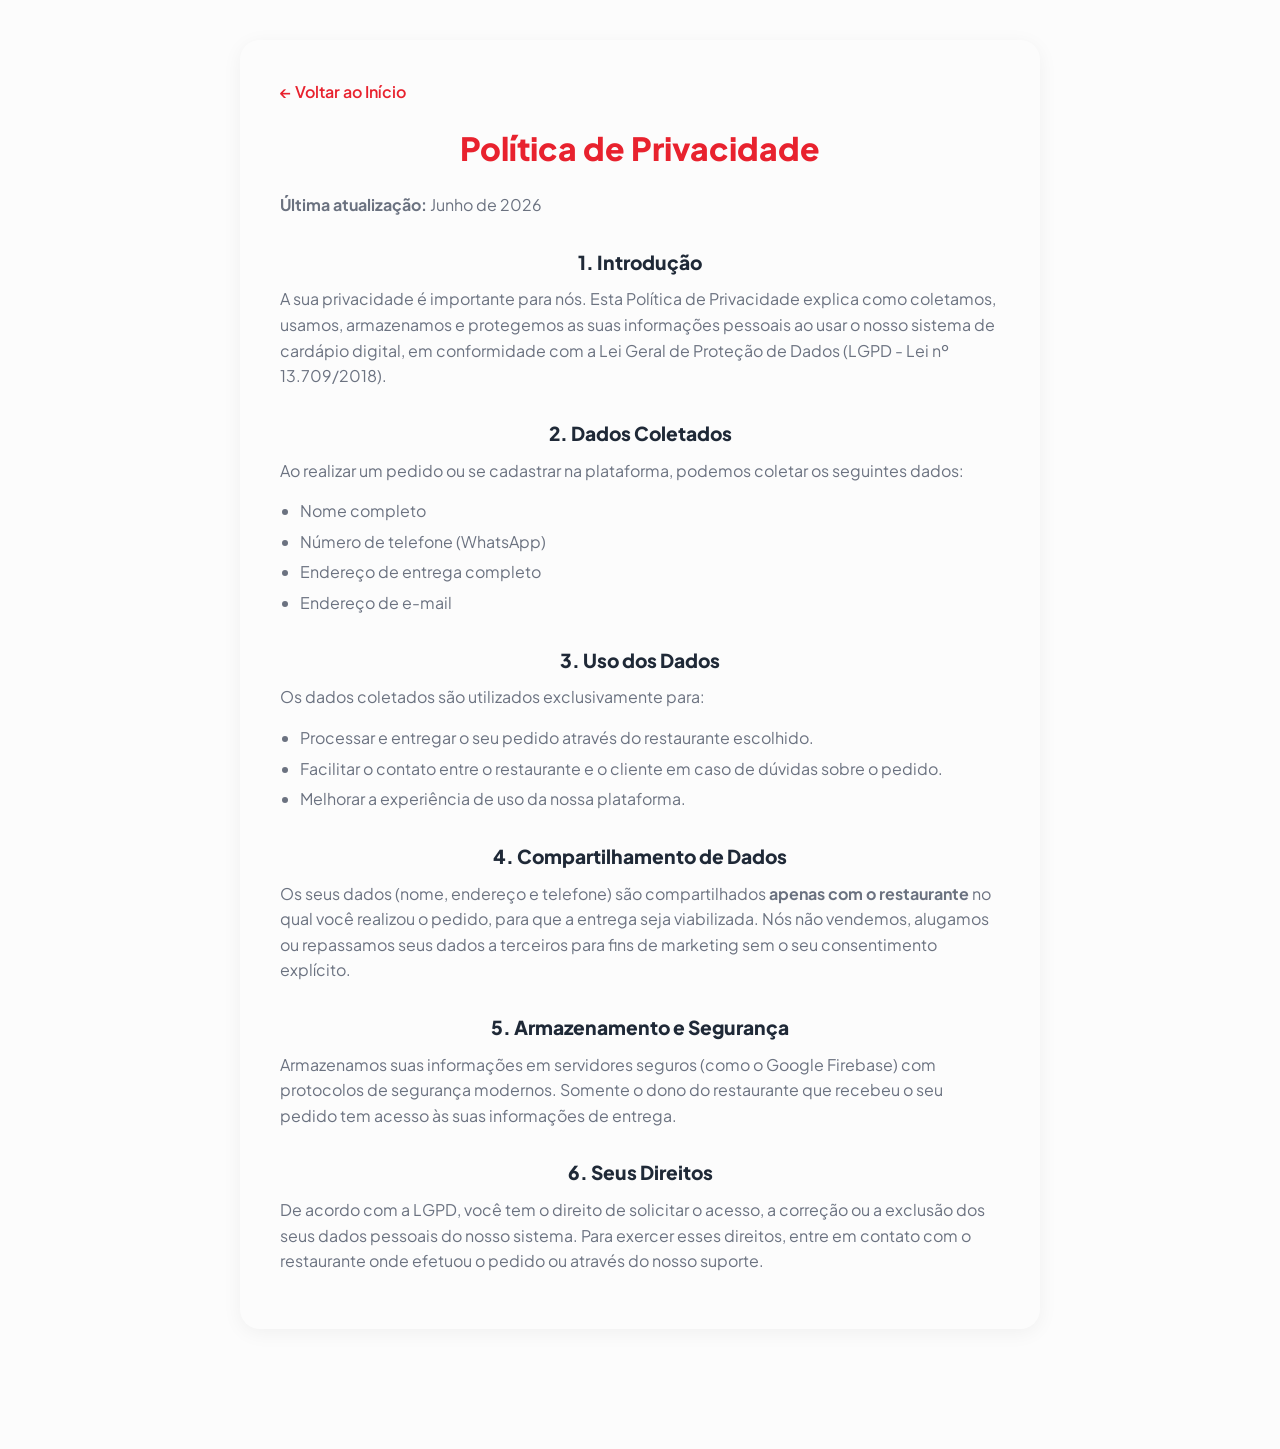
<file: privacidade.html>
<!DOCTYPE html>
<html lang="pt-BR">
<head>
    <meta charset="UTF-8">
    <meta name="viewport" content="width=device-width, initial-scale=1.0">
    <title>Política de Privacidade</title>
    <link rel="stylesheet" href="style.css">
    <link href="https://fonts.googleapis.com/css2?family=Plus+Jakarta+Sans:wght@400;500;600;700;800&display=swap" rel="stylesheet">
    <style>
        .legal-container {
            max-width: 800px;
            margin: 40px auto;
            padding: 40px;
            background: var(--surface-color);
            border-radius: 20px;
            box-shadow: 0 4px 20px rgba(0,0,0,0.05);
            color: var(--text-color);
        }
        .legal-container h1 { margin-bottom: 20px; color: var(--primary-color); }
        .legal-container h2 { margin-top: 30px; margin-bottom: 10px; font-size: 1.2rem; }
        .legal-container p, .legal-container ul { margin-bottom: 15px; line-height: 1.6; color: var(--text-muted); }
        .legal-container li { margin-bottom: 5px; margin-left: 20px; }
        .back-btn {
            display: inline-block;
            margin-bottom: 20px;
            color: var(--primary-color);
            text-decoration: none;
            font-weight: 600;
        }
        .back-btn:hover { text-decoration: underline; }
    </style>
</head>
<body>
    <div class="legal-container">
        <a href="index.html" class="back-btn">&larr; Voltar ao Início</a>
        <h1>Política de Privacidade</h1>
        <p><strong>Última atualização:</strong> Junho de 2026</p>

        <h2>1. Introdução</h2>
        <p>A sua privacidade é importante para nós. Esta Política de Privacidade explica como coletamos, usamos, armazenamos e protegemos as suas informações pessoais ao usar o nosso sistema de cardápio digital, em conformidade com a Lei Geral de Proteção de Dados (LGPD - Lei nº 13.709/2018).</p>

        <h2>2. Dados Coletados</h2>
        <p>Ao realizar um pedido ou se cadastrar na plataforma, podemos coletar os seguintes dados:</p>
        <ul>
            <li>Nome completo</li>
            <li>Número de telefone (WhatsApp)</li>
            <li>Endereço de entrega completo</li>
            <li>Endereço de e-mail</li>
        </ul>

        <h2>3. Uso dos Dados</h2>
        <p>Os dados coletados são utilizados exclusivamente para:</p>
        <ul>
            <li>Processar e entregar o seu pedido através do restaurante escolhido.</li>
            <li>Facilitar o contato entre o restaurante e o cliente em caso de dúvidas sobre o pedido.</li>
            <li>Melhorar a experiência de uso da nossa plataforma.</li>
        </ul>

        <h2>4. Compartilhamento de Dados</h2>
        <p>Os seus dados (nome, endereço e telefone) são compartilhados <strong>apenas com o restaurante</strong> no qual você realizou o pedido, para que a entrega seja viabilizada. Nós não vendemos, alugamos ou repassamos seus dados a terceiros para fins de marketing sem o seu consentimento explícito.</p>

        <h2>5. Armazenamento e Segurança</h2>
        <p>Armazenamos suas informações em servidores seguros (como o Google Firebase) com protocolos de segurança modernos. Somente o dono do restaurante que recebeu o seu pedido tem acesso às suas informações de entrega.</p>

        <h2>6. Seus Direitos</h2>
        <p>De acordo com a LGPD, você tem o direito de solicitar o acesso, a correção ou a exclusão dos seus dados pessoais do nosso sistema. Para exercer esses direitos, entre em contato com o restaurante onde efetuou o pedido ou através do nosso suporte.</p>
    </div>
</body>
</html>
</file>
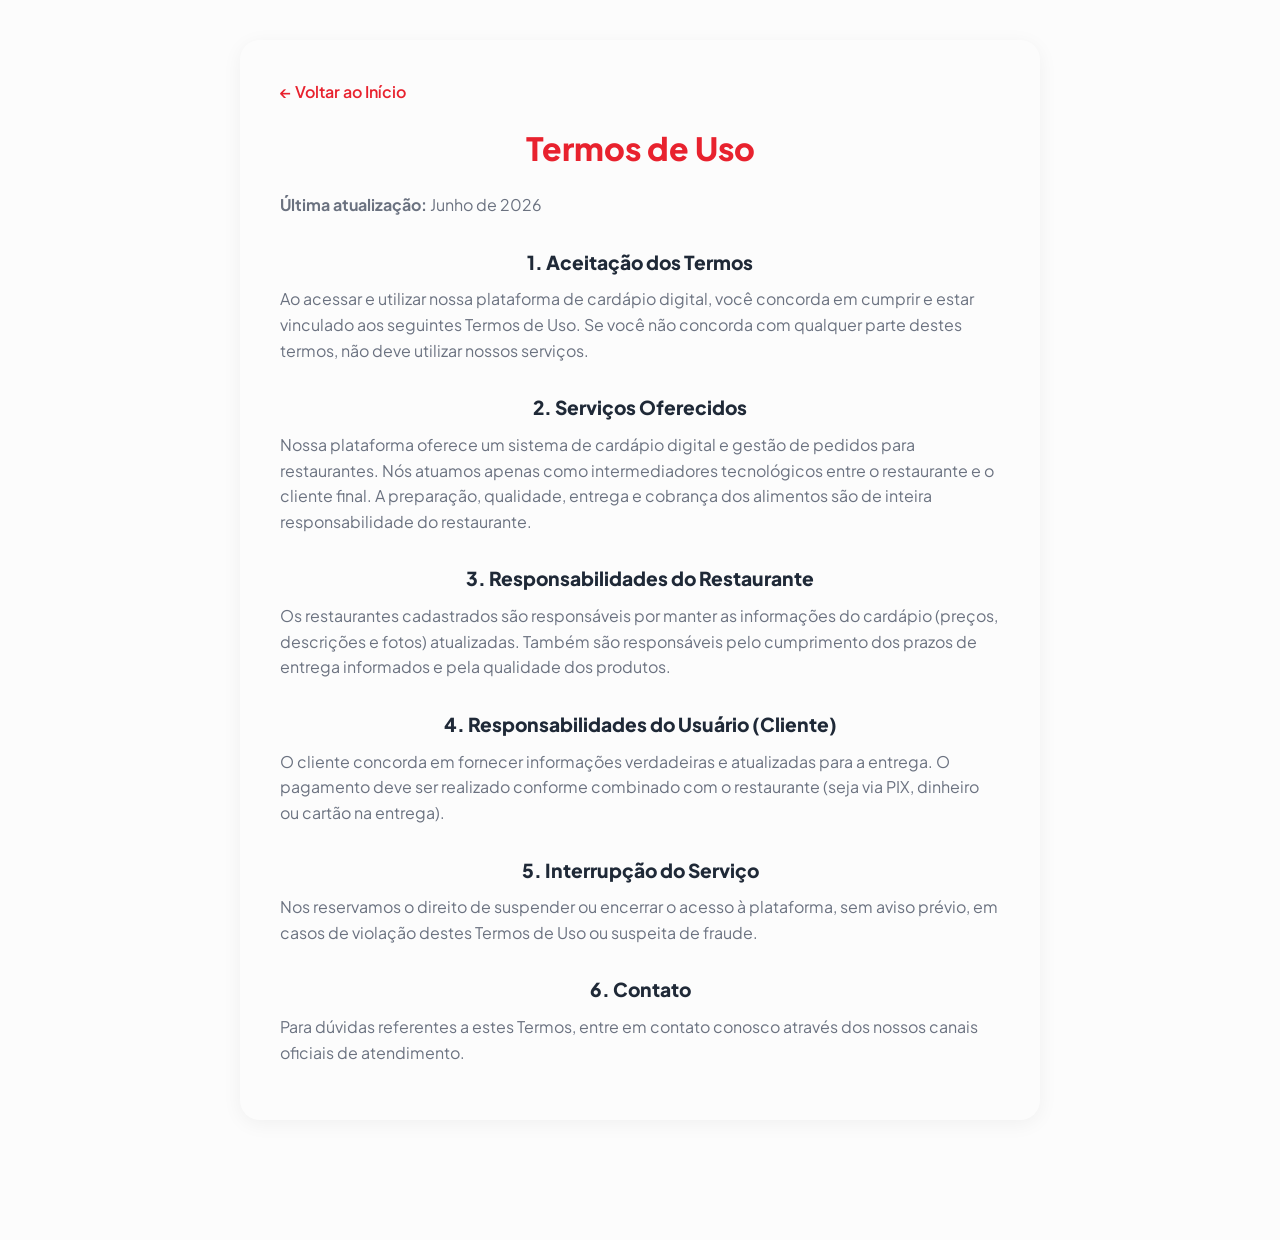
<file: termos.html>
<!DOCTYPE html>
<html lang="pt-BR">
<head>
    <meta charset="UTF-8">
    <meta name="viewport" content="width=device-width, initial-scale=1.0">
    <title>Termos de Uso</title>
    <link rel="stylesheet" href="style.css">
    <link href="https://fonts.googleapis.com/css2?family=Plus+Jakarta+Sans:wght@400;500;600;700;800&display=swap" rel="stylesheet">
    <style>
        .legal-container {
            max-width: 800px;
            margin: 40px auto;
            padding: 40px;
            background: var(--surface-color);
            border-radius: 20px;
            box-shadow: 0 4px 20px rgba(0,0,0,0.05);
            color: var(--text-color);
        }
        .legal-container h1 { margin-bottom: 20px; color: var(--primary-color); }
        .legal-container h2 { margin-top: 30px; margin-bottom: 10px; font-size: 1.2rem; }
        .legal-container p { margin-bottom: 15px; line-height: 1.6; color: var(--text-muted); }
        .back-btn {
            display: inline-block;
            margin-bottom: 20px;
            color: var(--primary-color);
            text-decoration: none;
            font-weight: 600;
        }
        .back-btn:hover { text-decoration: underline; }
    </style>
</head>
<body>
    <div class="legal-container">
        <a href="index.html" class="back-btn">&larr; Voltar ao Início</a>
        <h1>Termos de Uso</h1>
        <p><strong>Última atualização:</strong> Junho de 2026</p>

        <h2>1. Aceitação dos Termos</h2>
        <p>Ao acessar e utilizar nossa plataforma de cardápio digital, você concorda em cumprir e estar vinculado aos seguintes Termos de Uso. Se você não concorda com qualquer parte destes termos, não deve utilizar nossos serviços.</p>

        <h2>2. Serviços Oferecidos</h2>
        <p>Nossa plataforma oferece um sistema de cardápio digital e gestão de pedidos para restaurantes. Nós atuamos apenas como intermediadores tecnológicos entre o restaurante e o cliente final. A preparação, qualidade, entrega e cobrança dos alimentos são de inteira responsabilidade do restaurante.</p>

        <h2>3. Responsabilidades do Restaurante</h2>
        <p>Os restaurantes cadastrados são responsáveis por manter as informações do cardápio (preços, descrições e fotos) atualizadas. Também são responsáveis pelo cumprimento dos prazos de entrega informados e pela qualidade dos produtos.</p>

        <h2>4. Responsabilidades do Usuário (Cliente)</h2>
        <p>O cliente concorda em fornecer informações verdadeiras e atualizadas para a entrega. O pagamento deve ser realizado conforme combinado com o restaurante (seja via PIX, dinheiro ou cartão na entrega).</p>

        <h2>5. Interrupção do Serviço</h2>
        <p>Nos reservamos o direito de suspender ou encerrar o acesso à plataforma, sem aviso prévio, em casos de violação destes Termos de Uso ou suspeita de fraude.</p>

        <h2>6. Contato</h2>
        <p>Para dúvidas referentes a estes Termos, entre em contato conosco através dos nossos canais oficiais de atendimento.</p>
    </div>
</body>
</html>
</file>
<file: style.css>
/* Configurações Globais */
:root {
    --primary-color: #e8222e;
    --primary-hover: #c91822;
    --bg-color: #fcfcfc;
    --card-bg: #FFFFFF;
    --text-main: #1f2937;
    --text-muted: #6b7280;
    --danger: #ef4444;
    --success: #10b981;
    --shadow-sm: 0 1px 3px rgba(0,0,0,0.1);
    --shadow-md: 0 10px 25px -5px rgba(0,0,0,0.1), 0 8px 10px -6px rgba(0,0,0,0.1);
    --radius: 20px;
}

/* Scrollbar Customizada */
::-webkit-scrollbar {
    width: 6px;
    height: 6px;
}
::-webkit-scrollbar-thumb {
    background: #cbd5e1;
    border-radius: 10px;
}

/* Animação de Fade In Global */
@keyframes fadeIn {
    from { opacity: 0; transform: translateY(10px); }
    to { opacity: 1; transform: translateY(0); }
}

/* Removido animação global que causava bugs. Animamos apenas os blocos principais. */
.container, .container-shop, .shop-header, .admin-header, .modal-content { 
    animation: fadeIn 0.6s ease-out; 
}

* {
    box-sizing: border-box;
    margin: 0;
    padding: 0;
}

body {
    font-family: 'Plus Jakarta Sans', 'Inter', system-ui, sans-serif;
    background-color: var(--bg-color);
    color: var(--text-main);
    margin: 0;
    line-height: 1.5; /* Ajuste para melhor leitura */
    /* Impede que o rodapé cubra o conteúdo final */
    padding-bottom: 80px;
}

/* Estilos de bloqueio removidos */
.admin-lock-overlay { display: none !important; }
body.is-locked main, body.is-locked .container, body.is-locked header { filter: none !important; pointer-events: auto !important; }

/* --- Top Nav Dinâmica --- */
.top-nav {
    background: white;
    height: 45px;
    display: flex;
    justify-content: space-between;
    align-items: center;
    padding: 0 20px;
    border-bottom: 1px solid rgba(0,0,0,0.05);
    top: 0;
    z-index: 10000;
    font-size: 0.85rem;
}

.auth-trigger {
    color: var(--text-main);
    font-weight: 700;
    cursor: pointer;
    display: flex;
    align-items: center;
    gap: 6px;
    transition: color 0.2s;
}
.auth-trigger:hover { color: var(--primary-color); }

.top-nav-right {
    display: flex;
    align-items: center;
    gap: 20px;
}

.top-nav-left {
    display: flex;
    align-items: center;
    gap: 10px;
    font-weight: 800;
    color: var(--text-main);
    flex: 1; /* Garante que este lado ocupe o espaço para empurrar a direita */
}

.top-nav-right {
    text-align: right;
    white-space: nowrap;
}
/* --- Modal Auth Custom --- */
.auth-mode-switch {
    display: flex;
    justify-content: center;
    gap: 15px;
    background: #f1f5f9;
    padding: 6px;
    border-radius: 100px;
    margin-bottom: 25px;
}

.auth-mode-btn {
    flex: 1;
    padding: 8px;
    border-radius: 100px;
    border: none;
    cursor: pointer;
    font-weight: 700;
    background: transparent;
    color: var(--text-muted);
    transition: 0.3s;
}
.auth-mode-btn.active {
    background: white;
    color: var(--primary-color);
    box-shadow: var(--shadow-sm);
}

/* Esconde formulário de login se já estiver logado */
.is-logged-in #auth-mode-container,
.is-logged-in #form-auth-inputs { display: none; }

/* --- Splash Screen Criativa --- */
.splash-screen {
    position: fixed;
    inset: 0; height: 100dvh; width: 100vw;
    background: linear-gradient(45deg, var(--primary-color), #991b1b, var(--primary-hover));
    background-size: 200% 200%;
    animation: gradientBG 5s ease infinite;
    z-index: 99999;
    display: flex;
    align-items: center;
    justify-content: center;
    transition: opacity 0.6s cubic-bezier(0.4, 0, 0.2, 1), visibility 0.6s;
}

.splash-screen.hidden {
    opacity: 0;
    visibility: hidden;
}

@keyframes gradientBG {
    0% { background-position: 0% 50%; }
    50% { background-position: 100% 50%; }
    100% { background-position: 0% 50%; }
}

.splash-content {
    text-align: center;
    display: flex;
    flex-direction: column;
    align-items: center;
    gap: 25px;
    animation: splashPop 0.5s cubic-bezier(0.175, 0.885, 0.32, 1.275);
}

@keyframes splashPop {
    from { transform: scale(0.8); opacity: 0; }
    to { transform: scale(1); opacity: 1; }
}

.shop-animate-icon {
    color: white;
    animation: shop-float 2s infinite ease-in-out;
}

.shop-animate-icon svg {
    width: 90px;
    height: 90px;
    filter: drop-shadow(0 12px 20px rgba(0,0,0,0.3));
    animation: heartBeat 1.5s infinite;
}

@keyframes heartBeat {
    0% { transform: scale(1); }
    15% { transform: scale(1.15); }
    30% { transform: scale(1); }
    45% { transform: scale(1.15); }
    70% { transform: scale(1); }
}

.splash-phrase {
    color: white;
    font-size: 0.95rem;
    font-weight: 500;
    opacity: 0.9;
    margin-top: -10px;
    animation: fadeIn 0.8s ease-out;
}

.splash-loader {
    width: 140px;
    height: 4px;
    background: rgba(255, 255, 255, 0.2);
    border-radius: 10px;
    position: relative;
    overflow: hidden;
}

.splash-loader::after {
    content: '';
    position: absolute;
    left: -50%;
    width: 50%;
    height: 100%;
    background: white;
    border-radius: 10px;
    animation: loader-slide 1.5s infinite ease-in-out;
}

@keyframes shop-float {
    0%, 100% { transform: translateY(0) scale(1); }
    50% { transform: translateY(-20px) scale(1.05); }
}

@keyframes loader-slide {
    0% { left: -50%; }
    100% { left: 100%; }
}

/* --- Skeleton Screen --- */
.skeleton {
    background: #eee;
    background: linear-gradient(110deg, #ececec 8%, #f5f5f5 18%, #ececec 33%);
    background-repeat: no-repeat;
    background-size: 200% 100%;
    animation: 1.5s shine linear infinite;
}

@keyframes shine {
    to {
        background-position-x: -200%;
    }
}

.skeleton-card {
    pointer-events: none;
    opacity: 0.7;
    min-height: 320px;
}

/* Bloqueio de scroll quando modal está aberto */
.no-scroll {
    overflow: hidden !important;
}

/* --- Navegação Admin Moderna --- */
.admin-nav-wrapper {
    background: var(--bg-color);
    border-bottom: 1px solid #e2e8f0;
    padding: 0 20px;
    position: sticky;
    top: 0;
    z-index: 900;
}

.admin-nav {
    display: flex;
    gap: 20px;
    max-width: 1100px;
    margin: 0 auto;
}

.nav-item {
    color: var(--text-muted);
    text-decoration: none;
    font-weight: 600;
    padding: 16px 4px;
    border-bottom: 3px solid transparent;
    transition: all 0.2s;
    cursor: pointer;
    white-space: nowrap;
    font-size: 0.9rem;
    display: inline-flex;
    align-items: center;
    gap: 8px;
}

.nav-item.active {
    color: var(--primary-color);
    border-bottom-color: var(--primary-color);
}

/* Containers */
.container, .container-shop {
    max-width: 1100px;
    margin: 0 auto;
    padding: 20px;
}

/* Headers */
h1, h2, h3, h4 { /* Adicionado h4 para consistência */
    color: var(--text-main);
    font-weight: 800;
    text-align: center;
}

.shop-header, .admin-header {
    background: var(--bg-color);
    padding: 0;
    text-align: center;
    margin-bottom: 30px;
    position: relative;
    overflow: visible;
}

.card.priority-item {
    grid-column: 1 / -1;
    flex-direction: row;
    min-height: 160px;
    background: linear-gradient(to right, rgba(232, 34, 46, 0.05), var(--card-bg));
    border: 2px solid var(--primary-color);
}

@media (min-width: 768px) {
    .card.priority-item {
        grid-column: span 2;
    }
}

.card.priority-item img {
    width: 140px;
    height: 140px;
    margin-bottom: 0;
    margin-right: 15px;
}

.header-cover {
    height: 140px;
    width: 100%;
    background: linear-gradient(135deg, var(--primary-color) 0%, var(--primary-hover) 100%);
    border-bottom-left-radius: 32px;
    border-bottom-right-radius: 32px;
    position: relative;
    transition: background 0.3s ease;
}

/* Elementos Editáveis no Header Admin */
.editable-container {
    display: inline-flex;
    align-items: center;
    justify-content: center;
    gap: 8px;
    padding: 4px 12px;
    border-radius: 8px;
    transition: all 0.2s ease;
    cursor: pointer;
    border: 1px solid transparent;
    position: relative;
}

.editable-container:hover {
    background: rgba(0, 0, 0, 0.05);
    border-color: rgba(0, 0, 0, 0.1);
}

.edit-icon-inline {
    width: 14px;
    height: 14px;
    color: var(--text-muted);
    opacity: 0;
    transition: opacity 0.2s;
}

.editable-container:hover .edit-icon-inline {
    opacity: 1;
}

.header-meta-info {
    display: flex;
    justify-content: center;
    gap: 15px;
    margin-top: 10px;
    flex-wrap: wrap;
}

.input-inline-edit {
    font-family: inherit;
    font-size: inherit;
    font-weight: inherit;
    color: inherit;
    text-align: center;
    background: white;
    border: 2px solid var(--primary-color);
    border-radius: 6px;
    padding: 2px 6px;
    outline: none;
    max-width: 100%;
}

.btn-secondary i {
    width: 20px; height: 20px;
}

.inline-edit-counter {
    position: absolute;
    bottom: -18px;
    right: 10px;
    font-size: 10px;
    background: white;
    border: 1px solid #eee;
    padding: 2px 5px;
    border-radius: 4px;
    color: var(--text-muted);
    z-index: 11;
    box-shadow: var(--shadow-sm);
}

.header-info {
    margin-top: -45px;
    position: relative;
    z-index: 2;
    padding: 0 20px;
}

.restaurant-logo {
    width: 90px;
    height: 90px;
    border-radius: 24px;
    object-fit: cover;
    border: 4px solid var(--card-bg);
    display: block;
    margin: 0 auto 12px auto;
    box-shadow: var(--shadow-md);
    background: white;
}

.shop-header h1, .admin-header h1 {
    color: var(--text-main) !important;
    font-size: 1.5rem;
    font-weight: 800;
    margin-bottom: 4px;
    text-shadow: none;
}

.shop-header p {
    color: var(--text-muted);
    font-size: 0.85rem;
    font-weight: 500;
}

.status-badge {
    display: inline-block;
    padding: 4px 12px;
    border-radius: 100px;
    font-size: 0.9rem;
    font-weight: 700;
    margin-top: 10px;
}

.section-header {
    display: flex;
    justify-content: space-between;
    align-items: center;
    margin-bottom: 25px;
    padding-top: 20px;
}

.status-badge.open { background: var(--success); color: white; }
.status-badge.closed { background: var(--danger); color: white; }

.btn-secondary {
    position: absolute;
    top: 15px;
    right: 15px;
    background: rgba(255, 255, 255, 0.25);
    color: white;
    width: 40px;
    height: 40px;
    border-radius: 12px;
    display: flex;
    align-items: center;
    justify-content: center;
    border: 1px solid rgba(255, 255, 255, 0.3);
    cursor: pointer;
    backdrop-filter: blur(10px);
    transition: all 0.2s ease;
    z-index: 10;
}

.btn-secondary:hover {
    background: var(--danger);
    border-color: var(--danger);
    transform: scale(1.05);
}

/* --- Grid de Configurações (Admin) --- */
.config-form-grid {
    display: grid;
    grid-template-columns: 1fr;
    gap: 25px;
}

@media (min-width: 1024px) {
    .config-form-grid {
        grid-template-columns: repeat(2, 1fr);
    }
}

.config-card {
    padding: 25px;
    text-align: left;
}

.config-card-title {
    text-align: left;
    font-size: 1.1rem;
    margin-bottom: 20px;
    padding-bottom: 10px;
    border-bottom: 1px solid #f1f5f9;
}

.config-submit-bar {
    grid-column: 1 / -1; /* Ocupa todas as colunas */
    background: white;
    padding: 15px;
    border-radius: 16px;
    margin-top: 10px;
    display: flex;
    justify-content: flex-end;
    box-shadow: var(--shadow-sm);
    border: 1px solid #e2e8f0;
}


/* Formulários (Admin) */
#cadastroProdutoForm {
    background: var(--card-bg);
    padding: 25px; /* Um pouco menos de padding */
    border-radius: var(--radius);
    box-shadow: var(--shadow-md);
    margin-bottom: 40px;
    border: 1px solid #E0E0E0; /* Borda mais suave */
    margin-bottom: 0;
    border: none;
    padding: 0;
    box-shadow: none;
}

.modal-content h2 { margin-bottom: 20px; }
.modal-content hr { margin: 20px 0; }

.form-group {
    margin-bottom: 15px;
    position: relative;
}

.form-group label {
    display: block;
    font-weight: 600;
    margin-bottom: 5px;
    color: var(--text-main);
}

input, textarea, select {
    width: 100%;
    padding: 10px;
    border: 1px solid #CCCCCC; /* Borda mais clara */
    border-radius: 10px;
    font-size: 1rem;
    /* box-sizing: border-box; Removido, já global no * */
    transition: border-color 0.2s, box-shadow 0.2s;
}

/* Container para Senha com Olho Integrado */
.password-wrapper {
    position: relative;
    display: flex;
    align-items: center;
    width: 100%;
}



.toggle-password {
    position: absolute;
    right: 12px;
    background: none;
    border: none;
    cursor: pointer;
    color: var(--text-muted);
    display: flex;
    align-items: center;
    justify-content: center;
    height: 100%;
    z-index: 5;
}

/* Seletor de Perfil Elegante (Segmented Control) */
.role-selector {
    display: flex;
    background: #f1f5f9;
    padding: 4px;
    border-radius: 12px;
    gap: 4px;
    margin-top: 5px;
    border: 1px solid #e2e8f0;
}

.role-option {
    flex: 1;
    padding: 10px;
    text-align: center;
    cursor: pointer;
    border-radius: 10px;
    font-size: 0.85rem;
    font-weight: 700;
    color: var(--text-muted);
    transition: all 0.3s ease;
}

.role-option.active {
    background: white;
    color: var(--primary-color);
    box-shadow: var(--shadow-sm);
}
/* Estilos para Validação em Tempo Real */
.form-group.is-valid input, 
.form-group.is-valid select {
    border-color: var(--success);
    background-color: rgba(16, 185, 129, 0.02);
}

.valid-icon {
    position: absolute;
    right: 12px;
    top: 38px;
    color: var(--success);
    display: none;
}

.form-group.is-valid .valid-icon {
    display: block;
    animation: fadeIn 0.3s ease-in;
}

/* Ajuste para o check de validação não sobrepor o olho da senha */
.form-group:has(.password-wrapper) .valid-icon {
    right: 46px !important; /* Distância segura para o olho (12px) + largura do botão */
}

.password-wrapper .toggle-password {
    z-index: 10;
    right: 12px;
}

input:focus, textarea:focus, select:focus {
    outline: none;
    border-color: var(--primary-color);
    box-shadow: 0 0 0 3px rgba(var(--primary-color-rgb, 234, 29, 44), 0.1); /* Cor de foco dinâmica */
}

button#btnSalvar {
    background-color: var(--primary-color);
    color: white;
    border: none;
    padding: 12px;
    width: 100%;
    border-radius: 10px;
    font-weight: 700;
    cursor: pointer;
    transition: background 0.2s;
}

button#btnSalvar:hover {
    background-color: var(--primary-hover);
}

/* Filtros no Cardápio */
.filter-container {
    display: flex;
    gap: 10px;
    justify-content: flex-start; /* Alinhamento à esquerda para mais naturalidade */
    overflow-x: auto; /* Permite rolagem horizontal */
    flex-wrap: nowrap; /* Impede que os itens pulem de linha */
    padding: 15px 20px;
    -webkit-overflow-scrolling: touch; /* Rolagem suave no iOS */
    scrollbar-width: none; /* Esconde a barra no Firefox */
    top: 0;
    background: var(--bg-color);
    z-index: 800;
    border-bottom: 1px solid rgba(0,0,0,0.05);
    margin: 0 -20px 30px -20px;
}

/* Esconde a barra de rolagem no Chrome/Safari para um visual mais limpo */
.filter-container::-webkit-scrollbar {
    display: none;
}

.filter-btn {
    background: white;
    border: 1px solid #e2e8f0;
    color: var(--text-muted);
    padding: 8px 20px;
    border-radius: 20px;
    cursor: pointer;
    font-weight: 700;
    transition: all 0.2s;
    white-space: nowrap; /* Impede que o texto dentro do botão quebre */
    flex-shrink: 0; /* Impede que o botão seja espremido */
    font-size: 0.9rem;
    border: 1px solid transparent;
    display: inline-flex;
    align-items: center;
    gap: 8px;
}

.filter-btn.active, .filter-btn:hover {
    background: var(--primary-color);
    border-color: var(--primary-color);
    color: white;
}

/* Estilo das Seções de Categoria */
.category-section {
    padding-top: 10px;
    margin-bottom: 40px;
    scroll-margin-top: 85px; /* Evita que o título fique colado sob a barra fixa */
}

.category-title {
    text-align: left;
    font-size: 1.4rem;
    margin-bottom: 20px;
    padding-left: 12px;
    border-left: 5px solid var(--primary-color);
    line-height: 1.2;
    display: flex;
    align-items: center;
    gap: 10px;
}

.filter-btn.tag-filter {
    border-radius: 10px; /* Botões de tag com cantos menos arredondados */
}

/* Busca */
.search-container {
    max-width: 500px;
    margin: 0 auto 30px;
    position: relative;
}

.badge {
    font-size: 0.75rem;
    text-transform: uppercase;
    font-weight: 700;
    color: var(--primary-color);
    letter-spacing: 0.05em;
}

@keyframes pulse-gold {
    0% { box-shadow: 0 0 0 0 rgba(251, 191, 36, 0.4); }
    70% { box-shadow: 0 0 0 6px rgba(251, 191, 36, 0); }
    100% { box-shadow: 0 0 0 0 rgba(251, 191, 36, 0); }
}

.badge.featured {
    animation: pulse-gold 2s infinite;
}

.badge.veggie { color: #10b981; border: 1px solid #10b981; padding: 1px 5px; border-radius: 4px; }
.badge.spicy { color: #ef4444; border: 1px solid #ef4444; padding: 1px 5px; border-radius: 4px; }
.badge.featured { background: #fef3c7; color: #92400e; padding: 1px 5px; border-radius: 4px; }

.badge.unavailable { color: var(--danger); }
.badge.available { color: var(--success); }

/* Grid de Produtos */
.produtos-grid {
    display: grid;
    grid-template-columns: repeat(auto-fill, minmax(280px, 1fr));
    gap: 20px;
    margin-top: 20px;
}

/* Cards */
.card {
    background: var(--card-bg);
    padding: 12px;
    border-radius: 16px;
    box-shadow: var(--shadow-sm);
    transition: transform 0.2s ease, box-shadow 0.2s ease;
    display: flex;
    flex-direction: column;
    border: 1px solid rgba(0,0,0,0.05);
    overflow: hidden;
    position: relative;
}

.card-image-container {
    position: relative;
    width: 100%;
    height: 160px;
    border-radius: 12px;
    overflow: hidden;
    margin-bottom: 12px;
}

.card img {
    width: 100%;
    height: 100%;
    object-fit: cover;
}

.card-image-placeholder {
    width: 100%;
    height: 100%;
    display: flex;
    align-items: center;
    justify-content: center;
    background: #f8fafc;
    color: var(--text-muted);
    border-bottom: 1px solid rgba(0,0,0,0.05);
}

.card-image-placeholder i {
    width: 48px;
    height: 48px;
}

.card-badges {
    position: absolute;
    top: 8px;
    left: 8px;
    display: flex;
    flex-direction: column;
    gap: 4px;
    z-index: 2;
}

.card-content {
    flex: 1;
    display: flex;
    flex-direction: column;
    text-align: left;
}

.card-title {
    font-size: 1.05rem;
    font-weight: 700;
    color: var(--text-main);
    margin-bottom: 4px;
    line-height: 1.2;
}

.card-description {
    font-size: 0.85rem;
    color: var(--text-muted);
    margin-bottom: 12px;
    display: -webkit-box;
    -webkit-line-clamp: 2;
    -webkit-box-orient: vertical;
    overflow: hidden;
}

.card-footer-row {
    display: flex;
    justify-content: space-between;
    align-items: center;
    margin-top: auto;
}

.card:hover {
    transform: translateY(-4px);
    box-shadow: var(--shadow-md);
}

.card:hover img {
    transform: scale(1.05);
}

/* Controles de Quantidade no Card */
.card-qty-controls {
    display: flex;
    align-items: center;
    gap: 12px;
    background: rgba(0, 0, 0, 0.05);
    padding: 4px 8px;
    border-radius: 12px;
    border: 1px solid rgba(0,0,0,0.02);
}

.btn-card-qty {
    background: var(--primary-color);
    color: white;
    border: none;
    width: 28px;
    height: 28px;
    border-radius: 8px;
    cursor: pointer;
    display: flex;
    align-items: center;
    justify-content: center;
    transition: transform 0.1s;
}

.btn-card-qty:active { transform: scale(0.9); }

/* Novas Classes de Marketing */
.stock-alert {
    color: var(--danger);
    font-size: 0.75rem;
    font-weight: 700;
    margin-top: 5px;
}

.rating-stars {
    color: #fbbf24;
    font-size: 0.85rem;
    margin-bottom: 5px;
}

.sales-count {
    font-size: 0.7rem;
    color: var(--text-muted);
    display: flex;
    align-items: center;
    gap: 4px;
}

.upsell-title { font-size: 0.9rem; font-weight: 700; margin-top: 20px; margin-bottom: 10px; border-top: 1px solid #eee; padding-top: 15px; }
.upsell-container { display: flex; gap: 10px; overflow-x: auto; padding-bottom: 5px; }
.upsell-item { min-width: 120px; background: #f8fafc; padding: 10px; border-radius: 12px; font-size: 0.75rem; cursor: pointer; border: 1px solid transparent; }
.upsell-item:hover { border-color: var(--primary-color); }

/* Animação de entrada dos cards */
@keyframes fadeInUp {
    from { opacity: 0; transform: translateY(20px); }
    to { opacity: 1; transform: translateY(0); }
}

.reveal {
    opacity: 0;
    animation: fadeInUp 0.5s ease forwards;
}

/* Destaque para produtos Premium */
.card.featured-card {
    border: 2px solid rgba(251, 191, 36, 0.5);
    background: rgba(255, 251, 235, 0.4);
}

/* Animação do Carrinho */
@keyframes pulse-cart {
    0% { transform: translateX(-50%) scale(1); }
    50% { transform: translateX(-50%) scale(1.08); }
    100% { transform: translateX(-50%) scale(1); }
}

.cart-pulse {
    animation: pulse-cart 0.4s cubic-bezier(0.175, 0.885, 0.32, 1.275);
}

/* Barra de Progresso de Frete */
.shipping-progress-container {
    width: 100%;
    background: rgba(255,255,255,0.2);
    height: 6px;
    border-radius: 10px;
    margin-top: 5px;
    overflow: hidden;
}
.shipping-progress-bar {
    height: 100%;
    background: #4ade80;
    transition: width 0.3s ease;
}

.card h3 { margin: 0 0 10px 0; font-size: 1.25rem; }
.card p { color: var(--text-muted); font-size: 0.95rem; margin-bottom: 15px; }

.preco {
    color: var(--success);
    font-weight: 800;
    font-size: 1.2rem;
    margin: 0;
}

.btn-danger {
    background-color: var(--danger);
    color: white;
    border: none;
    padding: 10px;
    border-radius: 10px;
    font-weight: bold;
    cursor: pointer;
    margin-top: 10px;
    transition: transform 0.2s;
}

.btn-danger:hover {
    transform: scale(0.98);
    opacity: 0.9;
}

.btn-edit {
    background-color: var(--primary-color);
    color: white;
    border: none;
    padding: 10px;
    border-radius: 10px;
    font-weight: bold;
    cursor: pointer;
    margin-top: 10px;
    transition: transform 0.2s;
}

.btn-edit:hover {
    transform: scale(0.98);
    background-color: var(--primary-hover);
}

/* Utilidades */
.hidden { display: none; }
.loading { text-align: center; color: var(--text-muted); }
hr { border: 0; border-top: 1px solid #e2e8f0; margin: 40px 0; }

/* Botão Adicionar ao Carrinho */
.btn-add {
    background-color: var(--success);
    color: white;
    border: none;
    padding: 10px;
    border-radius: 10px;
    font-weight: bold;
    cursor: pointer;
    margin-top: 10px;
    transition: opacity 0.2s;
}

.btn-add:hover {
    opacity: 0.9;
}

.btn-share {
    background-color: #f1f5f9;
    color: var(--text-muted);
    border: none;
    padding: 10px;
    border-radius: 10px;
    cursor: pointer;
    transition: all 0.2s;
}
.btn-share:hover { background-color: #e2e8f0; color: var(--text-main); }

/* Rodapé do Carrinho */
.cart-footer {
    position: fixed;
    bottom: 0;
    left: 0;
    right: 0;
    width: 100%;
    background: rgba(17, 24, 39, 0.95); /* Azul marinho profundo e elegante */
    backdrop-filter: blur(15px) saturate(160%);
    -webkit-backdrop-filter: blur(15px) saturate(160%);
    color: white;
    padding: 10px 18px;
    display: flex;
    align-items: center;
    justify-content: space-between;
    z-index: 1000;
    border-radius: 24px 24px 0 0;
    border-top: 1px solid rgba(255, 255, 255, 0.1);
    transition: all 0.4s cubic-bezier(0.4, 0, 0.2, 1);
    animation: slideUpMobile 0.4s ease-out;
}

.cart-footer-info {
    display: flex;
    flex-direction: column;
    gap: 2px;
    flex: 1.2;
}

.cart-total-display strong {
    font-size: 1.1rem;
    font-weight: 800;
    color: #ffffff;
}

.cart-frete-text {
    font-size: 0.75rem;
    font-weight: 600;
    color: #4ade80; /* Verde vibrante para frete */
}

@keyframes slideUpFloating {
    from { transform: translateY(100px); opacity: 0; }
    to { transform: translateY(0); opacity: 1; }
}

@media (min-width: 768px) {
    .cart-footer {
        bottom: 30px;
        left: 50%;
        right: auto;
        transform: translateX(-50%);
        width: auto;
        min-width: 450px;
        max-width: 500px;
        border-radius: 100px;
        padding: 12px 30px;
        border: 1px solid rgba(255, 255, 255, 0.15);
        box-shadow: 0 15px 35px rgba(0, 0, 0, 0.4);
    }
}

@keyframes slideUpMobile {
    from { transform: translateY(100%); }
    to { transform: translateY(0); }
}

@keyframes slideUpFloating {
    from { transform: translate(-50%, 100px); opacity: 0; }
    to { transform: translate(-50%, 0); opacity: 1; }
}

.cart-icon-container {
    display: flex;
    align-items: center;
    position: relative;
    color: white;
    margin-right: 15px;
}

.cart-count-badge {
    position: absolute;
    top: -8px;
    right: -10px;
    background-color: var(--primary-color);
    color: white;
    font-size: 0.65rem;
    font-weight: 800;
    min-width: 18px;
    height: 18px;
    border-radius: 50%;
    display: none; /* Oculta por padrão, o JS mostrará se a contagem for > 0 */
    align-items: center; /* Garante que esteja centralizado quando visível */
    justify-content: center; /* Garante que esteja centralizado quando visível */
    border: 2px solid #111827;
    box-shadow: 0 2px 4px rgba(0,0,0,0.3);
}

.cart-footer-total {
    /* Esta classe não é usada no HTML atual, mas se fosse, estaria aqui */
}

.cart-footer-total strong {
    font-size: 1.1rem;
    line-height: 1;
}

.cart-footer .btn-cart-action {
    background: var(--primary-color);
    color: white;
    border: none;
    padding: 10px 22px; /* Preenchimento ligeiramente maior para o botão */
    border-radius: 100px;
    cursor: pointer;
    font-weight: 800;
    font-size: 0.95rem;
    transition: transform 0.2s;
    box-shadow: 0 4px 15px rgba(232, 34, 46, 0.3);
}

.cart-footer .btn-cart-action:active { transform: scale(0.95); }

/* Modal de Resumo */
.modal {
    position: fixed;
    z-index: 11000;
    left: 0;
    top: 0;
    width: 100%;
    height: 100%;
    background-color: rgba(0,0,0,0.6);
    backdrop-filter: blur(4px);
    display: none; /* Inicia oculto, JS mudará para flex */
    align-items: center;
    justify-content: center;
}

.modal-content {
    background-color: #ffffff;
    padding: 25px;
    border-radius: 20px;
    max-width: 500px;
    width: 95%;
    box-shadow: 0 20px 25px -5px rgba(0, 0, 0, 0.1), 0 10px 10px -5px rgba(0, 0, 0, 0.04);
    max-height: 90vh;
    overflow-y: auto;
    position: relative;
    border: 1px solid #f1f5f9;
}

.btn-close-modal {
    position: absolute;
    top: 15px;
    right: 15px;
    width: 36px;
    height: 36px;
    border-radius: 50%;
    border: none;
    background: #f1f5f9;
    color: #64748b;
    display: flex;
    align-items: center;
    justify-content: center;
    cursor: pointer;
    z-index: 100;
    transition: all 0.2s cubic-bezier(0.4, 0, 0.2, 1);
}

.btn-close-modal:hover {
    background: #e2e8f0;
    color: var(--danger);
    transform: rotate(90deg) scale(1.1);
}

.modal-content .form-group {
    margin-bottom: 15px;
    text-align: left; /* Garante que o label e input fiquem alinhados à esquerda */
}

.cart-item-list {
    list-style: none;
    padding: 0;
    margin: 20px 0;
    max-height: 300px;
    overflow-y: auto;
}

.cart-item-list li {
    background: rgba(0, 0, 0, 0.03);
    margin-bottom: 12px;
    padding: 15px;
    border-radius: 16px;
    display: flex;
    justify-content: space-between;
    align-items: center;
    gap: 10px;
    border: 1px solid rgba(0,0,0,0.05);
}

.modal-content form {
    display: flex;
    flex-direction: column;
    gap: 12px;
}

.checkout-section-title {
    font-size: 0.9rem;
    text-transform: uppercase;
    color: var(--text-muted);
    font-weight: 700;
    margin: 25px 0 15px 0;
    display: flex;
    align-items: center;
    gap: 8px;
}

.checkout-section-title::after {
    content: '';
    flex: 1;
    height: 1px;
    background: rgba(0,0,0,0.05);
}

.btn-remove-item {
    background: var(--danger);
    color: white;
    border: none;
    border-radius: 4px;
    padding: 2px 8px;
    cursor: pointer;
    font-size: 0.8rem;
    margin-left: 10px;
    transition: opacity 0.2s;
}

.btn-remove-item:hover {
    opacity: 0.8;
}

.qty-controls {
    display: flex;
    align-items: center;
    gap: 8px;
}
.btn-qty {
    background: var(--card-bg);
    border: none;
    width: 32px;
    height: 32px;
    border-radius: 10px;
    cursor: pointer;
    font-weight: 800;
    transition: all 0.2s;
    display: flex;
    align-items: center;
    justify-content: center;
    box-shadow: var(--shadow-sm);
    color: var(--text-main);
}
.btn-qty:hover { background: var(--primary-color); color: white; }

.coupon-group {
    display: flex;
    gap: 8px;
    margin-bottom: 15px;
}

.coupon-group input {
    flex: 1;
}

.btn-coupon {
    white-space: nowrap;
    width: auto !important;
}

/* Tela de Login */
.login-body {
    display: flex;
    align-items: center;
    justify-content: center;
    height: 100vh;
    padding-bottom: 0;
    background: linear-gradient(135deg, #f97316 0%, #fb923c 100%);
}

.login-card {
    background: var(--card-bg);
    padding: 40px;
    border-radius: var(--radius);
    box-shadow: var(--shadow-md);
    width: 100%;
    max-width: 400px;
    text-align: center;
}

/* Toast Notification */
.toast-container {
    position: fixed;
    top: 20px;
    right: 20px;
    z-index: 11000;
    display: flex;
    flex-direction: column;
    gap: 10px;
    pointer-events: none;
}

.toast {
    background: white;
    color: var(--text-main);
    padding: 16px 24px;
    border-radius: var(--radius);
    box-shadow: var(--shadow-md);
    display: flex;
    align-items: center;
    min-width: 280px;
    animation: toastIn 0.3s cubic-bezier(0.68, -0.55, 0.265, 1.55) forwards;
    border-left: 6px solid var(--primary-color);
    pointer-events: auto;
}

.toast.success { border-left-color: var(--success); }
.toast.error { border-left-color: var(--danger); }

@keyframes toastIn {
    from { transform: translateX(100%); opacity: 0; }
    to { transform: translateX(0); opacity: 1; }
}

.toast.fade-out {
    animation: toastOut 0.3s ease forwards;
}

@keyframes toastOut {
    from { transform: translateX(0); opacity: 1; }
    to { transform: translateX(100%); opacity: 0; }
}

.extras-container {
    text-align: left;
    margin: 12px 0;
    padding: 10px;
    background: #f8fafc;
    border-radius: 12px;
    font-size: 0.85rem;
}
.extra-item {
    display: flex;
    align-items: center;
    gap: 8px;
    margin-bottom: 6px;
    cursor: pointer;
}

.theme-toggle {
    position: absolute;
    top: 20px;
    right: 20px;
    background: rgba(255, 255, 255, 0.2);
    border: none;
    color: white;
    padding: 8px;
    border-radius: 50%;
    cursor: pointer;
    backdrop-filter: blur(5px);
}

.last-order-banner {
    background: #fffbeb;
    border: 1px solid #fef3c7;
    border-radius: var(--radius);
    padding: 16px;
    margin-bottom: 24px;
}

.last-order-content {
    display: flex;
    justify-content: space-between;
    align-items: center;
    gap: 16px;
}


.btn-print {
    background: #64748b;
    color: white;
    padding: 4px 8px;
    border: none;
    border-radius: 6px;
    cursor: pointer;
    font-size: 0.75rem;
}

.btn-add-novo { max-width: 200px; margin-top: 0; }
/* Relatório Admin */
.report-grid {
    display: grid;
    grid-template-columns: repeat(auto-fit, minmax(200px, 1fr));
    gap: 20px;
    margin-bottom: 30px;
}
.report-card {
    background: white;
    padding: 15px;
    border-radius: var(--radius);
    box-shadow: var(--shadow-sm);
    text-align: center;
    display: flex;
    flex-direction: column;
    justify-content: center;
    min-height: 100px;
}

/* --- Card de Produto Admin (Novo Estilo) --- */
.admin-product-card {
    background: white;
    border-radius: 16px;
    box-shadow: var(--shadow-sm);
    border: 1px solid #e2e8f0;
    overflow: hidden;
    display: flex;
    flex-direction: column;
}

.admin-product-card .card-image-container {
    height: 150px;
}

.admin-product-card .card-content {
    padding: 15px;
}

.admin-product-card .card-footer-row {
    flex-direction: column;
    justify-content: center;
    min-height: 100px;
}

/* Switch Toggle Style */
.switch-container {
    display: flex;
    align-items: center;
    justify-content: center;
    gap: 12px;
    background: #f1f5f9;
    padding: 10px 20px;
    border-radius: 100px;
    width: fit-content;
    margin: 10px auto 20px;
}

.switch-label {
    font-size: 0.9rem;
    font-weight: 700;
    color: var(--text-muted);
    transition: color 0.3s;
}

.switch {
    position: relative;
    display: inline-block;
    width: 50px;
    height: 26px;
}

.switch input {
    opacity: 0;
    width: 0;
    height: 0;
}

.slider {
    position: absolute;
    cursor: pointer;
    top: 0; left: 0; right: 0; bottom: 0;
    background-color: #cbd5e1;
    transition: .4s;
    border-radius: 34px;
}

.slider:before {
    position: absolute;
    content: "";
    height: 18px; width: 18px;
    left: 4px; bottom: 4px;
    background-color: white;
    transition: .4s;
    border-radius: 50%;
}

/* Estilo Arredondado */
.slider.round { border-radius: 34px; }
.slider.round:before { border-radius: 50%; }

input:checked + .slider { background-color: var(--primary-color); }
input:checked + .slider:before { transform: translateX(24px); }

/* Estilos para Customização de Produtos */
.option-group {
    background: #f8fafc;
    padding: 15px;
    border-radius: 12px;
    margin-bottom: 15px;
    text-align: left;
}
.option-title { font-weight: 700; margin-bottom: 10px; display: block; font-size: 0.9rem; }

/* Estilos Indique e Ganhe */
.referral-banner {
    background: linear-gradient(135deg, #6366f1 0%, #4f46e5 100%);
    color: white;
    padding: 20px;
    border-radius: var(--radius);
    margin-bottom: 24px;
    display: flex;
    justify-content: space-between;
    align-items: center;
    box-shadow: var(--shadow-md);
}

/* --- Checkout Wizard (Etapas) --- */
.step-progress-container {
    display: flex;
    justify-content: space-between;
    margin-bottom: 30px;
    position: relative;
    padding: 0 10px;
}

.step-progress-container::before {
    content: '';
    position: absolute;
    top: 15px; left: 0; right: 0;
    height: 2px; background: #e2e8f0;
    z-index: 1;
}

.step-dot {
    width: 32px; height: 32px;
    border-radius: 50%;
    background: white;
    border: 2px solid #e2e8f0;
    display: flex; align-items: center; justify-content: center;
    font-size: 0.8rem; font-weight: 800;
    z-index: 2; color: #94a3b8;
    transition: all 0.3s ease;
}

.step-dot.active {
    background: var(--primary-color);
    border-color: var(--primary-color);
    color: white;
    box-shadow: 0 0 0 4px rgba(232, 34, 46, 0.1);
}

.step-dot.completed {
    background: var(--success);
    border-color: var(--success);
    color: white;
}

.checkout-step {
    display: none;
}

.checkout-step.active {
    display: block;
    animation: fadeIn 0.4s ease-out;
}

/* --- Password Strength Meter --- */
.password-strength-container {
    margin-top: 8px;
    display: none; /* Aparece apenas ao digitar */
}

.password-strength-bar {
    height: 4px;
    width: 100%;
    background: #e2e8f0;
    border-radius: 10px;
    overflow: hidden;
    margin-bottom: 4px;
}

.password-strength-progress {
    height: 100%;
    width: 0%;
    transition: width 0.3s ease, background-color 0.3s ease;
}

.password-strength-text {
    font-size: 0.75rem;
    font-weight: 700;
}

/* --- Auth Wizard Steps --- */
.auth-step {
    display: none;
}
.auth-step.active {
    display: block;
    animation: fadeIn 0.3s ease-out;
}

/* --- Preview de Imagem no Cadastro --- */
.image-preview-container {
    margin-top: 10px;
    width: 100%;
    display: none;
    position: relative;
    border-radius: 12px;
    overflow: hidden;
    border: 1px solid #e2e8f0;
}

.image-preview-container img {
    width: 100%;
    max-height: 200px;
    object-fit: cover;
    display: block;
}

.btn-remove-preview {
    position: absolute;
    top: 10px;
    right: 10px;
    background: var(--danger);
    color: white;
    border: none;
    width: 30px;
    height: 30px;
    border-radius: 50%;
    cursor: pointer;
    display: flex;
    align-items: center;
    justify-content: center;
    box-shadow: 0 2px 5px rgba(0,0,0,0.2);
    transition: transform 0.2s;
}
.btn-remove-preview:hover { transform: scale(1.1); }

/* --- Wizard de Produto (Admin) --- */
.product-step {
    display: none;
}
.product-step.active {
    display: block;
    animation: fadeIn 0.3s ease-out;
}

.category-inline-group {
    display: flex;
    gap: 8px;
    align-items: center;
}

.btn-inline-add {
    background: #f1f5f9;
    border: 1px solid #e2e8f0;
    border-radius: 8px;
    width: 42px;
    height: 42px;
    display: flex;
    align-items: center;
    justify-content: center;
    cursor: pointer;
    color: var(--primary-color);
    transition: all 0.2s;
}
.btn-inline-add:hover { background: var(--primary-color); color: white; }

/* --- Cards de Seleção Modernos --- */
.modern-selection-grid {
    display: grid;
    grid-template-columns: 1fr;
    gap: 12px;
    margin: 15px 0;
}

.selection-card {
    background: var(--card-bg);
    border: 2px solid rgba(0,0,0,0.05);
    border-radius: 18px;
    padding: 12px;
    display: flex;
    align-items: center;
    gap: 15px;
    cursor: pointer;
    transition: all 0.2s ease;
}

.selection-card:hover { border-color: var(--primary-color); }
.selection-card.selected { 
    border-color: var(--primary-color); 
    background: rgba(232, 34, 46, 0.03); 
}

.selection-card img { width: 55px; height: 55px; border-radius: 12px; object-fit: cover; }
.selection-card-info { flex: 1; text-align: left; }
.selection-card-info b { display: block; font-size: 0.95rem; color: var(--text-main); }
.selection-card-info span { font-size: 0.85rem; color: var(--success); font-weight: 700; }

.selection-check {
    width: 24px; height: 24px;
    border-radius: 50%;
    border: 2px solid #e2e8f0;
    display: flex; align-items: center; justify-content: center;
    font-size: 0.7rem;
}

/* Kanban Board Styles */
.kanban-board {
    display: flex;
    gap: 20px;
    overflow-x: auto;
    padding-bottom: 15px; /* Espaço para scrollbar */
    margin-bottom: 30px;
}

.kanban-column {
    flex: 0 0 280px; /* Largura fixa para as colunas */
    background: #f1f5f9;
    border-radius: 12px;
    padding: 15px;
    display: flex;
    flex-direction: column;
    max-height: 70vh; /* Altura máxima para a coluna */
}

.kanban-column-header {
    font-weight: 800;
    font-size: 1.1rem;
    margin-bottom: 15px;
    padding-bottom: 10px;
    border-bottom: 2px solid #e2e8f0;
    color: var(--text-main);
    text-align: center;
}

.kanban-column-header.pending { border-color: #facc15; } /* Amarelo */
.kanban-column-header.preparing { border-color: var(--primary-color); } /* Vermelho */
.kanban-column-header.delivering { border-color: #3b82f6; } /* Azul */
.kanban-column-header.delivered { border-color: var(--success); } /* Verde */
.kanban-column-header.cancelled { border-color: var(--danger); } /* Vermelho escuro */

.kanban-column-content {
    flex-grow: 1;
    overflow-y: auto; /* Scroll individual para o conteúdo da coluna */
    padding-right: 5px; /* Espaço para a scrollbar */
}

.kanban-card {
    background: white;
    border-radius: 10px;
    padding: 15px;
    margin-bottom: 10px;
    box-shadow: var(--shadow-sm);
    border: 1px solid #e2e8f0;
    transition: all 0.2s ease;
}

.kanban-card:hover {
    transform: translateY(-2px);
    box-shadow: var(--shadow-md);
}

.kanban-card-header {
    display: flex;
    justify-content: space-between;
    align-items: center;
    margin-bottom: 10px;
}

.kanban-card-header b {
    font-size: 1rem;
    color: var(--text-main);
}

.kanban-card-header small {
    font-size: 0.75rem;
    color: var(--text-muted);
}

.kanban-card-items {
    font-size: 0.85rem;
    color: var(--text-muted);
    margin-bottom: 10px;
}

.kanban-card-footer {
    display: flex;
    justify-content: space-between;
    align-items: center;
    margin-top: 10px;
    padding-top: 10px;
    border-top: 1px dashed #e2e8f0;
}

.kanban-card-footer .total {
    font-weight: 800;
    color: var(--success);
}

.kanban-card-actions {
    display: flex;
    gap: 5px;
    flex-wrap: wrap;
    justify-content: flex-end;
}

.kanban-card-actions button {
    padding: 6px 10px;
    border-radius: 8px;
    font-size: 0.75rem;
    font-weight: 600;
    border: none;
    cursor: pointer;
    transition: background 0.2s;
}

.kanban-card-actions .btn-status-next {
    background: var(--primary-color);
    color: white;
}
.kanban-card-actions .btn-status-next:hover { background: var(--primary-hover); }

.kanban-card-actions .btn-status-cancel {
    background: var(--danger);
    color: white;
}
.kanban-card-actions .btn-status-cancel:hover { background: #dc2626; }

.kanban-card-actions .btn-status-print {
    background: #64748b;
    color: white;
}
.kanban-card-actions .btn-status-print:hover { background: #475569; }

/* Responsividade para Kanban e Navegação Admin */
@media (max-width: 768px) {
    .kanban-board {
        flex-wrap: nowrap; /* Garante que as colunas não quebrem */
        padding: 0 10px 15px 10px;
        margin: 0 -20px 30px -20px; /* Ajusta para preencher a largura */
    }
    .kanban-column {
        flex: 0 0 250px; /* Largura um pouco menor em telas pequenas */
        padding: 10px;
    }
    .admin-nav-wrapper {
        padding: 0 10px;
    }
    .admin-nav {
        overflow-x: auto;
        -webkit-overflow-scrolling: touch;
        scrollbar-width: none; /* Firefox */
        gap: 12px;
    }
    .admin-nav::-webkit-scrollbar {
        display: none; /* Chrome, Safari, Opera */
    }
    .nav-item {
        padding: 12px 6px;
        font-size: 0.85rem;
        flex-shrink: 0;
    }
}

.selection-card.selected .selection-check {
    background: var(--primary-color);
    border-color: var(--primary-color);
    color: white;
}

.step-nav-buttons {
    display: flex;
    gap: 12px;
    margin-top: 30px;
}

/* Animação de Check de Sucesso */
.checkmark {
    width: 80px;
    height: 80px;
    border-radius: 50%;
    display: block;
    stroke-width: 2;
    stroke: #fff;
    stroke-miterlimit: 10;
    margin: 10% auto;
    box-shadow: inset 0px 0px 0px var(--success);
    animation: fill .4s ease-in-out .4s forwards, scale .3s ease-in-out .9s both;
}

.checkmark__circle {
    stroke-dasharray: 166;
    stroke-dashoffset: 166;
    stroke-width: 2;
    stroke-miterlimit: 10;
    stroke: var(--success);
    fill: none;
    animation: stroke 0.6s cubic-bezier(0.65, 0, 0.45, 1) forwards;
}

.checkmark__check {
    transform-origin: 50% 50%;
    stroke-dasharray: 48;
    stroke-dashoffset: 48;
    animation: stroke 0.3s cubic-bezier(0.65, 0, 0.45, 1) 0.8s forwards;
}

@keyframes stroke {
    100% { stroke-dashoffset: 0; }
}
@keyframes scale {
    0%, 100% { transform: none; }
    50% { transform: scale3d(1.1, 1.1, 1); }
}
@keyframes fill {
    100% { box-shadow: inset 0px 0px 0px 40px var(--success); }
}

/* --- Estilos para Seleção de Pagamento --- */
.payment-selector {
    display: grid;
    grid-template-columns: 1fr;
    gap: 12px;
    margin-bottom: 20px;
}

.payment-option {
    background: var(--card-bg);
    border: 2px solid #e2e8f0;
    border-radius: 16px;
    padding: 15px;
    display: flex;
    align-items: center;
    gap: 15px;
    cursor: pointer;
    transition: all 0.2s ease;
}

.payment-option:hover {
    border-color: var(--primary-color);
    transform: translateY(-2px);
}

.payment-option.active {
    border-color: var(--primary-color);
    background: rgba(232, 34, 46, 0.05);
    box-shadow: 0 0 0 3px rgba(232, 34, 46, 0.1);
}

.payment-option i { color: var(--primary-color); }
.payment-option-info { text-align: left; }
.payment-option-info b { font-size: 1rem; color: var(--text-main); }
.payment-option-info small { font-size: 0.8rem; color: var(--text-muted); }

/* --- Estilos para Resumo do Checkout --- */
.checkout-summary {
    background: #f8fafc;
    border: 1px solid #f1f5f9;
    border-radius: 18px;
    padding: 20px;
    margin: 20px 0;
    display: flex;
    flex-direction: column;
    gap: 12px;
}

.summary-item {
    display: flex;
    justify-content: space-between;
    align-items: center;
    font-size: 0.9rem;
    color: var(--text-muted);
}

.summary-item.discount {
    color: var(--success);
    font-weight: 700;
}

.summary-item.total {
    font-size: 1.2rem;
    font-weight: 800;
    color: var(--text-main);
    margin-top: 10px;
    padding-top: 10px;
    border-top: 1px dashed #e2e8f0;
}

/* --- Estilos para Seleção de Endereço Salvo --- */
.address-selector {
    display: grid;
    grid-template-columns: 1fr;
    gap: 10px;
}

.address-option {
    background: var(--card-bg);
    border: 2px solid #f1f5f9;
    border-radius: 16px;
    padding: 12px 15px;
    display: flex;
    align-items: center;
    gap: 15px;
    cursor: pointer;
    transition: all 0.2s ease;
}

.address-option:hover {
    border-color: var(--primary-color);
    background: rgba(232, 34, 46, 0.03);
}

.address-option.active {
    border-color: var(--primary-color);
    box-shadow: 0 0 0 3px rgba(232, 34, 46, 0.1);
}

.address-option i:first-child { color: var(--primary-color); }
.address-option .arrow-icon { color: var(--text-muted); margin-left: auto; }

.address-info { text-align: left; }
.address-info b { font-size: 0.9rem; color: var(--text-main); display: block; line-height: 1.3; }
.address-info small { font-size: 0.8rem; color: var(--text-muted); }


/* --- Responsividade para Telas Pequenas --- */
@media (max-width: 480px) {
    .modal {
        align-items: flex-end; /* Transforma em Bottom Sheet */
    }

    .modal-content {
        width: 100%;
        border-radius: 25px 25px 0 0;
        padding: 20px 15px;
        max-height: 95vh;
    }

    .step-dot {
        width: 28px;
        height: 28px;
        font-size: 0.7rem;
    }

    .cart-item-list li {
        padding: 12px;
        flex-wrap: wrap; /* Permite que o preço/quantidade caia para a linha de baixo se necessário */
    }

    .qty-controls {
        width: 100%;
        justify-content: flex-end;
        margin-top: 5px;
    }

    /* Ajustes específicos do painel admin no celular */
    .container {
        padding: 12px;
    }

    .config-card {
        padding: 15px;
    }

    .header-meta-info {
        flex-direction: column;
        align-items: center;
        gap: 8px;
    }

    .produtos-grid {
        grid-template-columns: 1fr;
        gap: 15px;
    }
}

/* --- Landing Page Styles --- */
.landing-hero {
    background: linear-gradient(135deg, var(--primary-color) 0%, #991b1b 100%);
    color: white;
    padding: 100px 20px;
    text-align: center;
    border-bottom-left-radius: 40px;
    border-bottom-right-radius: 40px;
}

.landing-hero h1 {
    font-size: 2.5rem;
    max-width: 800px;
    margin: 0 auto 20px;
    color: white !important;
}

.landing-hero p {
    font-size: 1.1rem;
    max-width: 600px;
    margin: 0 auto;
    opacity: 0.9;
}

.btn-hero-main {
    background: white;
    color: var(--primary-color);
    border: none;
    padding: 15px 40px;
    border-radius: 100px;
    font-weight: 800;
    font-size: 1.1rem;
    cursor: pointer;
    box-shadow: 0 10px 25px rgba(0,0,0,0.2);
}

.features-grid-landing {
    display: grid;
    grid-template-columns: repeat(auto-fit, minmax(280px, 1fr));
    gap: 30px;
    margin-top: -40px;
}

.feature-card-landing {
    background: white;
    padding: 30px;
    border-radius: 24px;
    box-shadow: var(--shadow-md);
    text-align: center;
}

.feature-icon-circle {
    font-size: 2.5rem;
    margin-bottom: 15px;
}

/* Badge de Endereço do Restaurante */
.store-address-badge {
    font-size: 0.85rem;
    color: var(--text-muted);
    font-weight: 600;
    cursor: pointer;
    display: inline-flex;
    align-items: center;
    gap: 6px;
    background: #f1f5f9;
    padding: 6px 14px;
    border-radius: 100px;
    transition: all 0.3s cubic-bezier(0.4, 0, 0.2, 1);
    border: 1px solid #e2e8f0;
    margin-top: 4px;
}

.store-address-badge:hover {
    background: var(--primary-color);
    color: white;
    border-color: var(--primary-color);
    transform: translateY(-1px);
    box-shadow: 0 4px 12px rgba(232, 34, 46, 0.2);
}

/* --- Rodapé Legal --- */
.legal-footer {
    text-align: center;
    padding: 20px;
    margin-top: 10px;
    border-top: 1px solid #f1f5f9;
}

.legal-footer p {
    font-size: 0.78rem;
    color: var(--text-muted);
    margin-bottom: 6px;
}

.legal-footer-links {
    display: flex;
    justify-content: center;
    align-items: center;
    gap: 8px;
    font-size: 0.78rem;
}

.legal-footer-links a {
    color: var(--text-muted);
    text-decoration: none;
    transition: color 0.2s;
}

.legal-footer-links a:hover {
    color: var(--primary-color);
    text-decoration: underline;
}

.legal-footer-links span {
    color: #d1d5db;
}

/* --- Checkbox de Aceite dos Termos --- */
.terms-check-label {
    display: flex;
    align-items: flex-start;
    gap: 10px;
    cursor: pointer;
    font-size: 0.82rem;
    color: var(--text-muted);
    line-height: 1.5;
}

.terms-check-label input[type="checkbox"] {
    width: 16px;
    height: 16px;
    min-width: 16px;
    margin-top: 2px;
    accent-color: var(--primary-color);
    cursor: pointer;
}

.terms-check-label a {
    color: var(--primary-color);
    text-decoration: none;
    font-weight: 600;
}

.terms-check-label a:hover {
    text-decoration: underline;
}
</file>
